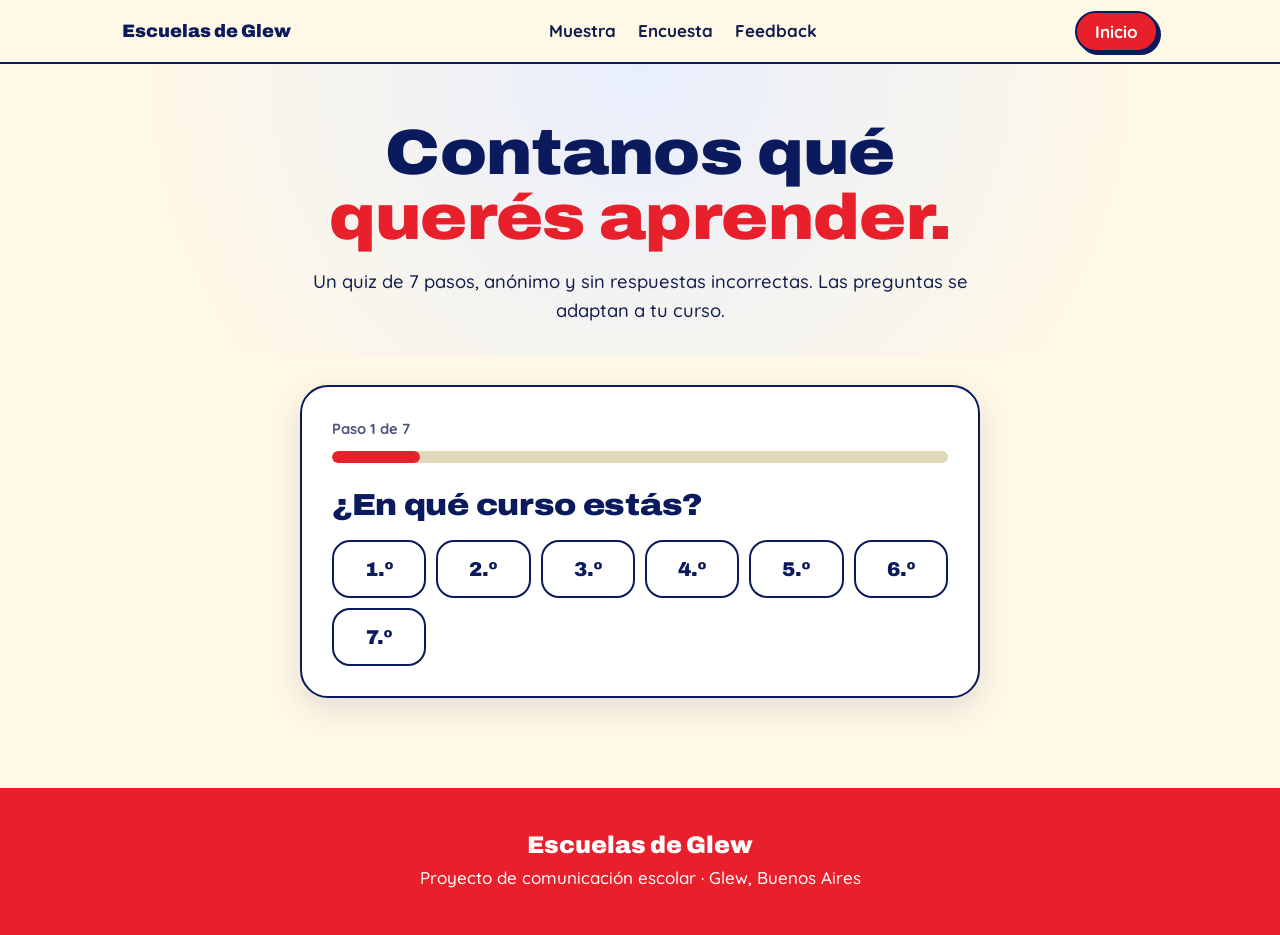
<file: quiz.html>
<!DOCTYPE html>
<html lang="es">
<head>
<meta charset="utf-8">
<meta name="viewport" content="width=device-width, initial-scale=1, viewport-fit=cover">
<title>Quiz – Escuelas de Glew</title>
<link rel="preconnect" href="https://fonts.googleapis.com">
<link href="https://fonts.googleapis.com/css2?family=Archivo:wdth,wght@112,800;112,900&family=Quicksand:wght@400;500;600;700&display=swap" rel="stylesheet">
<link rel="stylesheet" href="styles.css">
</head>
<body>
<nav><div class="wrap"><a href="index.html" style="text-decoration:none"><b>Escuelas de Glew</b></a><ul><li><a href="index.html#muestra">Muestra</a></li><li><a href="index.html#encuesta">Encuesta</a></li><li><a href="index.html#feedback">Feedback</a></li></ul><a class="btn" style="padding:8px 18px;box-shadow:3px 3px 0 var(--navy)" href="index.html">Inicio</a></div></nav>

<header class="qhero"><div class="wrap">
<h1>Contanos qué <span>querés aprender.</span></h1>
<p>Un quiz de 7 pasos, anónimo y sin respuestas incorrectas. Las preguntas se adaptan a tu curso.</p>
</div></header>

<section id="quizsec"><div class="wrap">
<div class="box quiz" id="quiz" aria-live="polite"></div>
</div></section>

<footer><div class="wrap"><b>Escuelas de Glew</b><span>Proyecto de comunicación escolar · Glew, Buenos Aires</span></div></footer>
<script src="config.js"></script>
<script src="quiz.js"></script>
</body>
</html>
</file>
<file: styles.css>
:root{--navy:#0a1a5c;--red:#e8202c;--bg:#fff8e6;--card:#ffffff;--ink:#101c4d;--muted:#4a5478;--line:#e2d9bd;--tint:#e8eefd;--blush:#ffe6e8;--onred:#fff;
box-sizing:border-box;padding-top:env(safe-area-inset-top,0px);padding-bottom:env(safe-area-inset-bottom,0px)}
@media (prefers-color-scheme:dark){:root:not([data-theme="light"]){--bg:#0a1445;--card:#13206b;--ink:#fef9ec;--muted:#b9c0e0;--line:#2c3a85;--navy:#fef9ec;--tint:#0f1b5c;--blush:#221a55}}
:root[data-theme="dark"]{--bg:#0a1445;--card:#13206b;--ink:#fef9ec;--muted:#b9c0e0;--line:#2c3a85;--navy:#fef9ec;--tint:#0f1b5c;--blush:#221a55}
html{scroll-padding-top:env(safe-area-inset-top,0px);scroll-behavior:smooth}
*,*::before,*::after{box-sizing:border-box}
body{margin:0;background:var(--bg);color:var(--ink);font:500 17px/1.6 Quicksand,system-ui,sans-serif}
h1,h2,h3{font-family:Archivo,"Arial Black",Impact,sans-serif;font-stretch:112%;font-weight:900;line-height:1.02;margin:0;color:var(--navy);letter-spacing:-.01em}
a{color:inherit}
:focus-visible{outline:3px solid var(--red);outline-offset:3px}
.wrap{max-width:1080px;margin:0 auto;padding:0 22px}
section{padding:84px 0}
p{max-width:62ch}
nav{position:sticky;top:env(safe-area-inset-top,0px);z-index:5;background:var(--bg);border-bottom:2px solid var(--navy)}
nav .wrap{display:flex;align-items:center;justify-content:space-between;height:62px;gap:12px}
nav b{font:900 18px Archivo,sans-serif;color:var(--navy)}
nav ul{display:flex;gap:22px;list-style:none;margin:0;padding:0;font-weight:700}
nav a{text-decoration:none}nav a:hover{color:var(--red)}
.btn{display:inline-block;border:2px solid var(--navy);background:var(--red);color:#fff;font:700 17px Quicksand,sans-serif;padding:13px 26px;border-radius:999px;text-decoration:none;cursor:pointer;box-shadow:5px 5px 0 var(--navy);transition:transform .15s,box-shadow .15s}
.btn:hover{transform:translate(2px,2px);box-shadow:3px 3px 0 var(--navy)}
.btn.alt{background:var(--card);color:var(--navy)}
.hero{padding:70px 0 90px}
.hero .wrap{display:grid;grid-template-columns:1.2fr .8fr;gap:40px;align-items:center}
.hero h1{font-size:clamp(2.6rem,7vw,5.4rem)}
.hero h1 span{color:var(--red)}
.hero p{font-size:1.2rem;margin:22px 0 30px}
.badge{width:100%;max-width:380px;justify-self:center;filter:drop-shadow(12px 12px 0 var(--red));transform:rotate(-6deg);animation:pop .8s cubic-bezier(.2,1.4,.4,1) both}
@keyframes pop{from{transform:rotate(-20deg) scale(.6);opacity:0}}
@media (prefers-reduced-motion:reduce){.badge{animation:none}html{scroll-behavior:auto}}
.strip{background:var(--navy);color:var(--bg);padding:26px 0}
.strip .wrap{display:flex;justify-content:space-between;gap:20px;flex-wrap:wrap;font:800 1.15rem Archivo,sans-serif}
.strip b{color:#ff6a72}

h2{font-size:clamp(2rem,4.6vw,3.2rem);margin-bottom:14px}
.steps{display:grid;grid-template-columns:repeat(3,1fr);gap:26px;margin-top:38px;counter-reset:s}
.step{border-top:6px solid var(--red);padding-top:16px}
.step::before{counter-increment:s;content:counter(s);display:grid;place-items:center;width:44px;height:44px;border-radius:50%;background:var(--navy);color:var(--bg);font:900 20px Archivo,sans-serif;margin-bottom:12px}
.step h3{font-size:1.3rem;margin-bottom:6px}
.chat{display:flex;flex-direction:column;gap:30px;margin-top:40px}
.pair{display:grid;gap:12px}
.bubble{position:relative;max-width:680px;padding:20px 26px;border-radius:30px;font-size:1.05rem}
.q{background:var(--navy);color:var(--bg);border-bottom-left-radius:6px;font-weight:700}
.a{background:var(--red);color:#fff;border-bottom-right-radius:6px;margin-left:auto}

.who{display:flex;align-items:center;gap:12px;margin:6px 0 0}
.av{width:46px;height:46px;border-radius:50%;background:var(--red);color:#fff;display:grid;place-items:center;font:900 17px Archivo,sans-serif;border:2px solid var(--navy)}
.who small{color:var(--muted);font-weight:600;display:block}
.tabs{display:flex;gap:10px;flex-wrap:wrap;margin-top:28px}
.tab{border:2px solid var(--navy);background:var(--card);color:var(--navy);font:700 16px Quicksand,sans-serif;padding:9px 20px;border-radius:999px;cursor:pointer}
.tab[aria-selected="true"]{background:var(--navy);color:var(--bg)}
.note{color:var(--muted);font-size:.9rem;margin-top:26px}
.survey{background:var(--navy);color:var(--bg)}

.survey h2{color:var(--bg)}
.panel{display:grid;grid-template-columns:1.1fr .9fr;gap:34px;margin-top:34px}
.box{background:var(--card);color:var(--ink);border-radius:28px;padding:30px;border:2px solid var(--red)}
fieldset{border:0;padding:0;margin:0 0 24px}
legend{font:800 1.05rem Quicksand,sans-serif;margin-bottom:10px;padding:0}
.opt{display:flex;gap:10px;align-items:center;padding:9px 14px;border:2px solid var(--line);border-radius:14px;margin-bottom:8px;cursor:pointer;font-weight:600}
.opt:has(input:checked){border-color:var(--red);background:color-mix(in srgb,var(--red) 12%,transparent)}
.opt input{accent-color:var(--red);width:18px;height:18px}
.scale{display:flex;gap:8px}
.scale label{flex:1}
.scale input{position:absolute;opacity:0}
.scale span{display:grid;place-items:center;height:46px;border:2px solid var(--line);border-radius:14px;font:800 18px Archivo,sans-serif;cursor:pointer}
.scale input:checked+span{background:var(--red);border-color:var(--red);color:#fff}
.scale input:focus-visible+span{outline:3px solid var(--navy)}
textarea,input[type=text],select{width:100%;font:500 16px Quicksand,sans-serif;padding:12px 14px;border:2px solid var(--line);border-radius:14px;background:var(--bg);color:var(--ink)}
.err{color:var(--red);font-weight:700;min-height:1.4em;margin:6px 0}
.res h3{font-size:1.2rem;margin-bottom:4px}
.bar{margin:10px 0}
.bar div.l{display:flex;justify-content:space-between;font-weight:700;font-size:.95rem}
.track{height:14px;border-radius:99px;background:var(--line);overflow:hidden;margin-top:4px}
.fill{height:100%;background:var(--red);border-radius:99px;transition:width .6s}
.fill.me{background:var(--navy)}
.total{font:900 2.6rem Archivo,sans-serif;color:var(--red)}
.thanks{background:var(--red);color:#fff;border-radius:16px;padding:12px 16px;font-weight:700;margin-bottom:16px}
.book{display:grid;grid-template-columns:1fr 1fr;gap:34px;align-items:start}
.book form{display:grid;gap:14px}
label.f{font-weight:700;display:grid;gap:6px}
footer{background:var(--red);color:#fff;padding:44px 0}
footer .wrap{display:flex;justify-content:space-between;gap:20px;flex-wrap:wrap;align-items:center}
footer b{font:900 1.5rem Archivo,sans-serif}
@media (max-width:820px){.hero .wrap,.panel,.book,.steps{grid-template-columns:1fr}.badge{max-width:260px;order:-1}nav ul{display:none}section{padding:60px 0}}

/* Modo oscuro de bloques con fondo azul */
@media (prefers-color-scheme:dark){
:root:not([data-theme="light"]) .strip{background:#13206b}
:root:not([data-theme="light"]) .survey{background:#0f1b5c}
:root:not([data-theme="light"]) .q{background:#fff8e6;color:#0a1a5c}
}

/* Contenido centrado y fondos por sección */
section,.hero{text-align:center}
section p,.hero p{margin-left:auto;margin-right:auto}
.hero{padding:56px 0 84px;background:radial-gradient(circle at 50% 0,var(--tint),var(--bg) 72%)}
.hero .wrap{grid-template-columns:1fr;justify-items:center}
.hero .badge{order:-1;max-width:290px;margin-bottom:14px}
.hero h1{max-width:15ch;margin:0 auto}
.strip .wrap{justify-content:center;gap:10px 56px;text-align:center}
#como{background:var(--tint)}
#entrevistas{background:var(--card)}
#feedback{background:var(--blush)}
.survey{background:radial-gradient(circle at 50% 0,#1b3398,var(--navy) 70%)}
.steps{max-width:920px;margin-left:auto;margin-right:auto}
.step::before{margin-left:auto;margin-right:auto}
.tabs{justify-content:center}
.chat{max-width:760px;margin-left:auto;margin-right:auto;text-align:left}
.panel{max-width:980px;margin-left:auto;margin-right:auto;text-align:left}
.box{box-shadow:0 10px 30px rgba(10,26,92,.12)}
.book{grid-template-columns:1fr;max-width:620px;margin:0 auto;gap:22px}
.book form{text-align:left}
footer .wrap{flex-direction:column;justify-content:center;text-align:center;gap:6px}

/* Quiz */
.cta{display:flex;flex-wrap:wrap;gap:16px;justify-content:center}
.qhero{padding:56px 0 30px;text-align:center;background:radial-gradient(circle at 50% 0,var(--tint),var(--bg) 72%)}
.qhero h1{font-size:clamp(2.2rem,6vw,4rem);max-width:16ch;margin:0 auto}
.qhero h1 span{color:var(--red)}
.qhero p{margin:16px auto 0;font-size:1.15rem}
#quizsec{padding:30px 0 90px}
.quiz{max-width:680px;margin:0 auto;text-align:left;border-color:var(--navy)}
.meta{display:flex;justify-content:space-between;align-items:center;gap:10px;flex-wrap:wrap;font-weight:700;color:var(--muted);font-size:.92rem;margin-bottom:10px}
.tag{background:var(--red);color:#fff;border-radius:99px;padding:3px 14px}
.progress{height:12px;border-radius:99px;background:var(--line);overflow:hidden;margin-bottom:26px}
.progress i{display:block;height:100%;background:var(--red);border-radius:99px;transition:width .4s}
.quiz h2{font-size:clamp(1.4rem,4vw,1.9rem);margin-bottom:20px;outline:none}
.cursos{display:grid;grid-template-columns:repeat(auto-fit,minmax(82px,1fr));gap:10px}
.curso{border:2px solid var(--navy);background:var(--card);color:var(--navy);font:900 20px Archivo,sans-serif;padding:16px 8px;border-radius:18px;cursor:pointer;transition:background .15s,color .15s,transform .15s}
.curso:hover{background:var(--red);border-color:var(--red);color:#fff;transform:translateY(-2px)}
.curso[aria-pressed="true"]{background:var(--navy);color:var(--bg)}
.qnav{display:flex;justify-content:space-between;gap:12px;margin-top:24px;flex-wrap:wrap}
.btn[disabled]{opacity:.45;cursor:not-allowed;box-shadow:none;transform:none}
.recap{list-style:none;margin:0;padding:0;display:grid;gap:10px}
.recap li{border:2px solid var(--line);border-radius:14px;padding:10px 14px;display:grid;gap:2px}
.recap b{font-size:.92rem;color:var(--muted)}
.recap span{font-weight:700;overflow-wrap:anywhere}

/* Muestra Escuela Técnica 2 */
#muestra{background:var(--card);position:relative;overflow:hidden}
#muestra::before{content:"";position:absolute;inset:0;background:radial-gradient(circle at 8% 8%,var(--blush),transparent 38%),radial-gradient(circle at 92% 92%,var(--tint),transparent 40%);pointer-events:none}
#muestra .wrap{position:relative}
.foto{position:relative;margin:48px auto 0;max-width:960px;aspect-ratio:16/9;border:4px solid var(--navy);border-radius:30px;background:var(--tint);box-shadow:14px 14px 0 var(--red);transform:rotate(-1deg)}
.foto svg,.foto img{position:absolute;inset:0;width:100%;height:100%;object-fit:cover;border-radius:26px}
.sello{position:absolute;top:-28px;right:-20px;z-index:2;width:106px;height:106px;border-radius:50%;background:var(--red);color:#fff;border:4px solid var(--navy);display:grid;place-items:center;text-align:center;font:900 15px/1.1 Archivo,sans-serif;transform:rotate(12deg);box-shadow:4px 4px 0 var(--navy)}
.stands{display:grid;grid-template-columns:repeat(4,1fr);gap:22px;max-width:960px;margin:70px auto 0;text-align:left}
.stand{background:var(--bg);border:2px solid var(--navy);border-top:8px solid var(--red);border-radius:22px;padding:18px 18px 22px;box-shadow:5px 5px 0 var(--navy)}
.stand:nth-child(even){border-top-color:var(--navy)}
.stand h3{font-size:1.05rem;margin-bottom:6px}
.stand p{font-size:.95rem;margin:0}
.muestra-cta{margin-top:48px}
@media (max-width:820px){.stands{grid-template-columns:1fr 1fr}.foto{transform:none;box-shadow:8px 8px 0 var(--red);border-radius:22px}.foto svg,.foto img{border-radius:18px}.sello{right:-6px;top:-22px;width:82px;height:82px;font-size:12px}}
@media (max-width:480px){.stands{grid-template-columns:1fr}}
</file>
